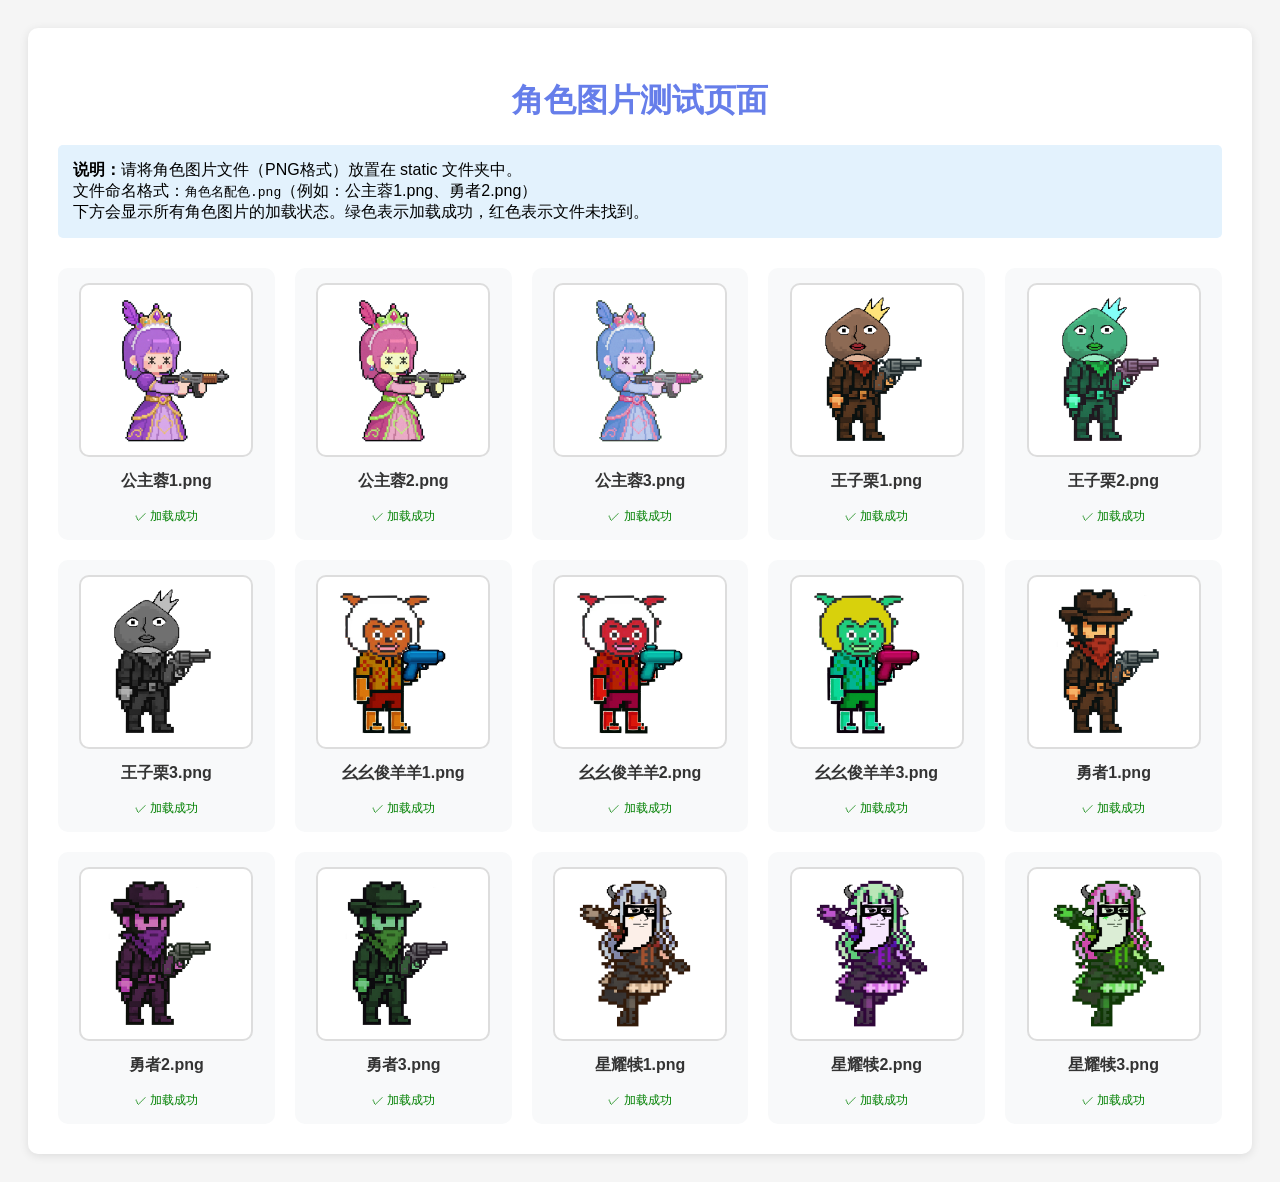
<file: static/test_images.html>
<!DOCTYPE html>
<html lang="zh-CN">
<head>
    <meta charset="UTF-8">
    <meta name="viewport" content="width=device-width, initial-scale=1.0">
    <title>图片测试页面</title>
    <style>
        body {
            font-family: 'Microsoft YaHei', sans-serif;
            padding: 20px;
            background: #f5f5f5;
        }
        .container {
            max-width: 1200px;
            margin: 0 auto;
            background: white;
            padding: 30px;
            border-radius: 10px;
            box-shadow: 0 2px 10px rgba(0,0,0,0.1);
        }
        h1 {
            color: #667eea;
            text-align: center;
        }
        .image-grid {
            display: grid;
            grid-template-columns: repeat(auto-fill, minmax(200px, 1fr));
            gap: 20px;
            margin-top: 30px;
        }
        .image-item {
            text-align: center;
            padding: 15px;
            background: #f8f9fa;
            border-radius: 10px;
        }
        .image-item img {
            width: 150px;
            height: 150px;
            object-fit: contain;
            background: white;
            border: 2px solid #ddd;
            border-radius: 10px;
            padding: 10px;
        }
        .image-item p {
            margin-top: 10px;
            font-weight: bold;
            color: #333;
        }
        .status {
            margin-top: 5px;
            font-size: 12px;
        }
        .status.success {
            color: green;
        }
        .status.error {
            color: red;
        }
        .info {
            background: #e3f2fd;
            padding: 15px;
            border-radius: 5px;
            margin-bottom: 20px;
        }
    </style>
</head>
<body>
    <div class="container">
        <h1>角色图片测试页面</h1>
        <div class="info">
            <strong>说明：</strong>请将角色图片文件（PNG格式）放置在 static 文件夹中。<br>
            文件命名格式：<code>角色名配色.png</code>（例如：公主蓉1.png、勇者2.png）<br>
            下方会显示所有角色图片的加载状态。绿色表示加载成功，红色表示文件未找到。
        </div>
        
        <div id="imageGrid" class="image-grid"></div>
    </div>

    <script>
        const characters = ['公主蓉', '王子栗', '幺幺俊羊羊', '勇者', '星耀犊'];
        const colors = [1, 2, 3];
        const imageGrid = document.getElementById('imageGrid');

        characters.forEach(character => {
            colors.forEach(color => {
                const div = document.createElement('div');
                div.className = 'image-item';
                
                const img = document.createElement('img');
                const imagePath = `/static/${character}${color}.png`;
                img.src = imagePath;
                img.alt = `${character}${color}`;
                
                const p = document.createElement('p');
                p.textContent = `${character}${color}.png`;
                
                const status = document.createElement('div');
                status.className = 'status';
                status.textContent = '加载中...';
                
                img.onload = function() {
                    status.textContent = '✓ 加载成功';
                    status.className = 'status success';
                };
                
                img.onerror = function() {
                    status.textContent = '✗ 文件未找到';
                    status.className = 'status error';
                    this.style.display = 'none';
                };
                
                div.appendChild(img);
                div.appendChild(p);
                div.appendChild(status);
                imageGrid.appendChild(div);
            });
        });
    </script>
</body>
</html>
</file>
